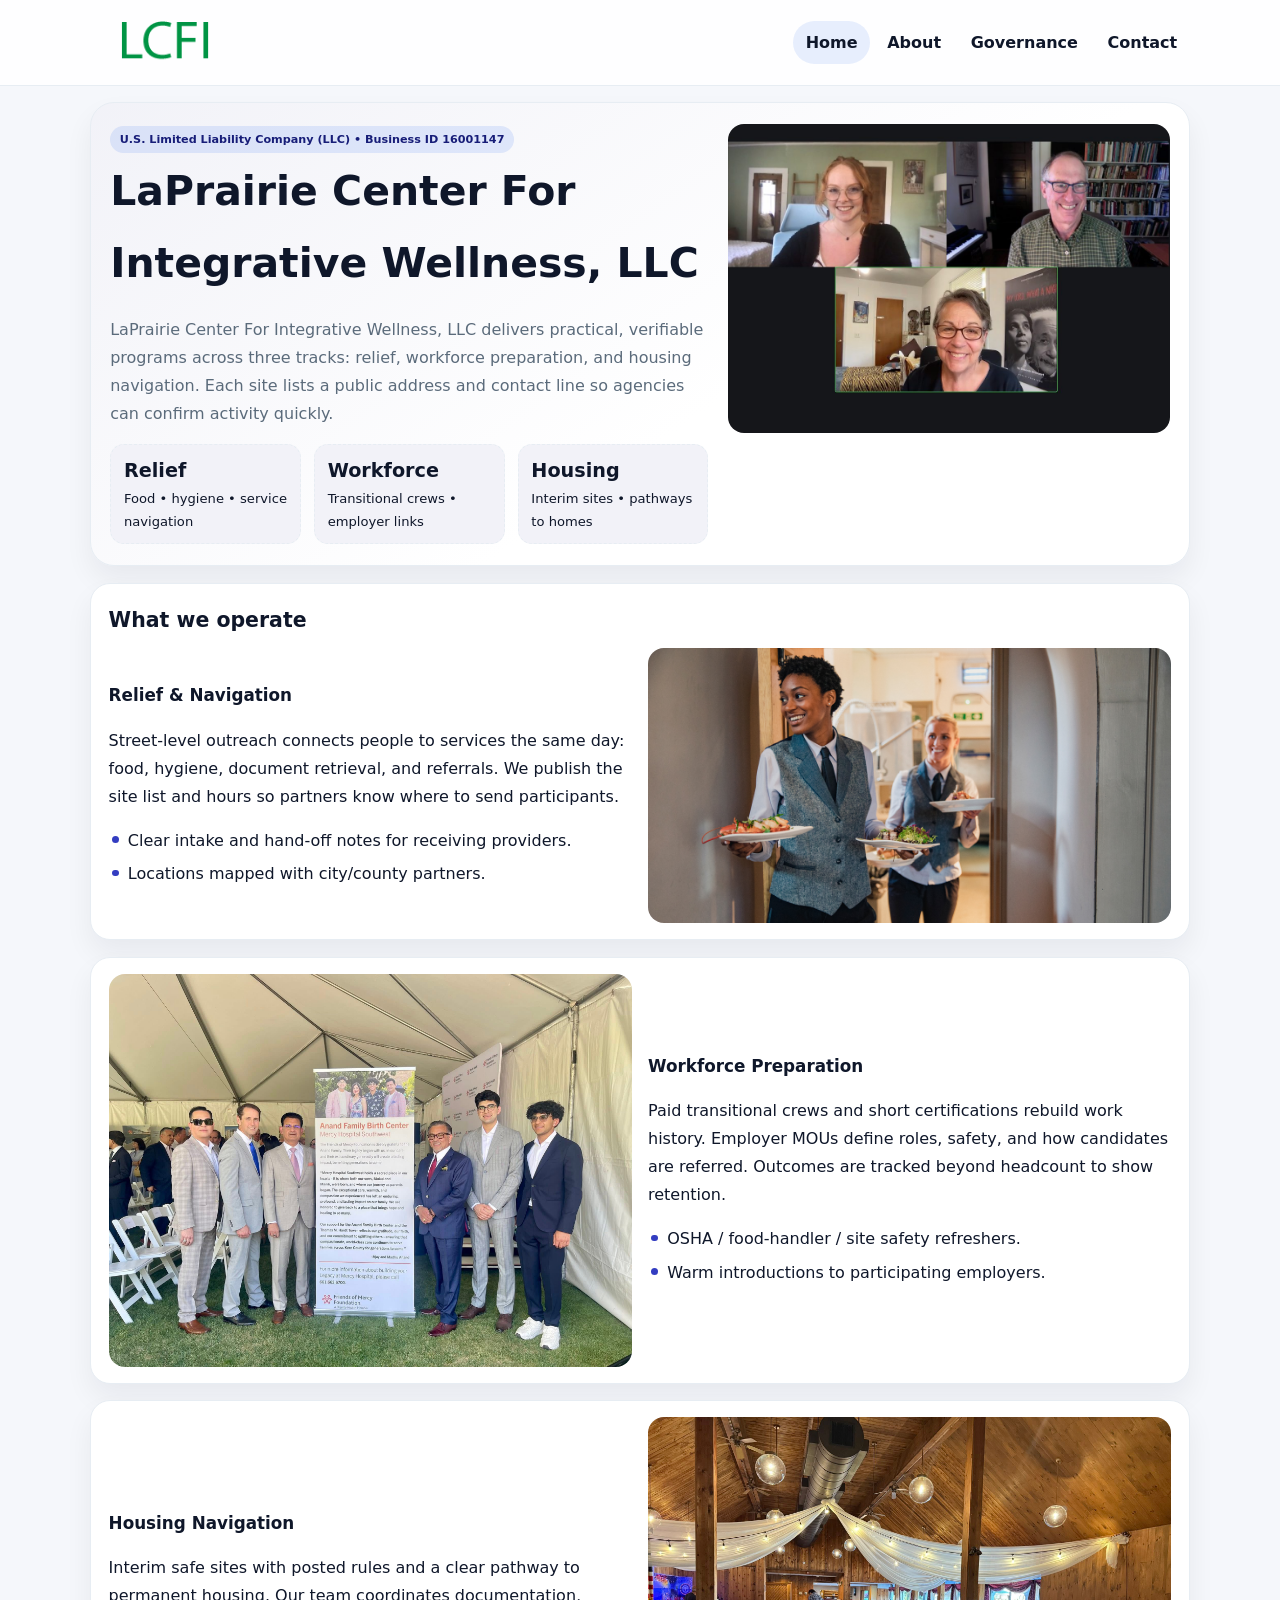
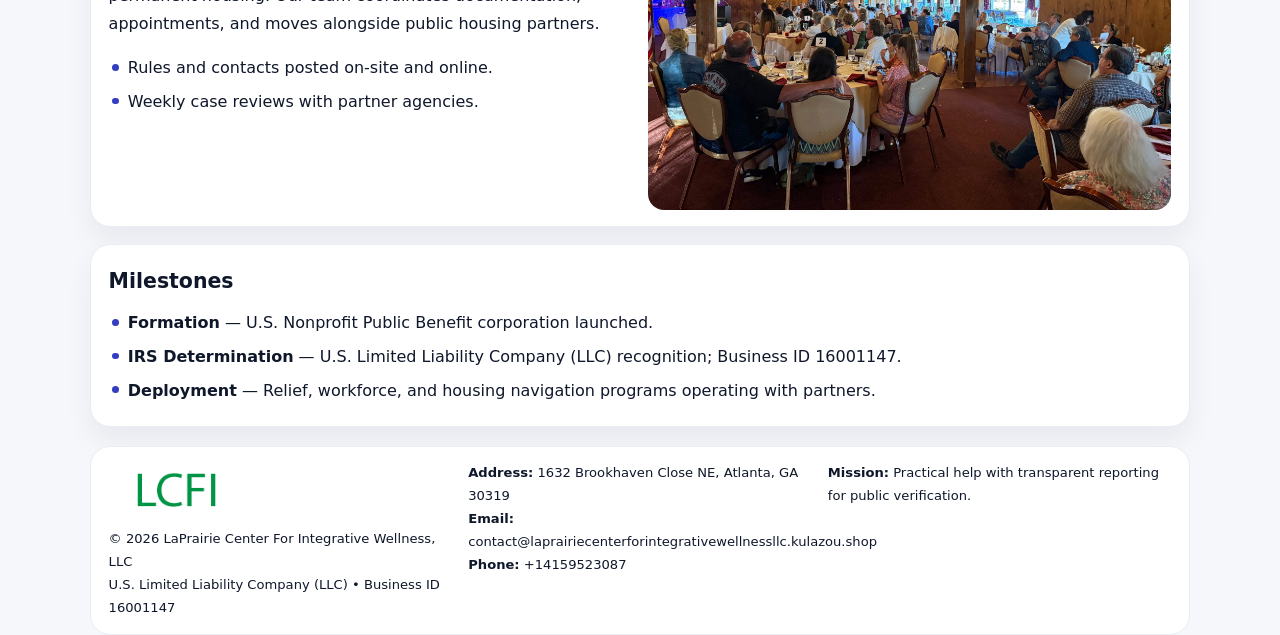
<file: index.html>
<!doctype html><html lang="en"><head>
<meta charset="utf-8">
<meta name="viewport" content="width=device-width,initial-scale=1">
<title>LaPrairie Center For Integrative Wellness, LLC – Nonprofit • 2025</title>
<link rel="stylesheet" href="assets/styles.css">
<link rel="icon" href="images/logo.png">
<meta name="data-ein" content="16001147">
<meta name="data-name" content="LaPrairie Center For Integrative Wellness, LLC">
  <meta name="description" content="We are a 501(c)(3) organization advancing community services, education, and direct relief through transparent programs, local partnerships, and measurable outcomes.">
</head><body>
<div style="position:absolute;left:-9999px;top:-9999px;opacity:0" data-uniq="{{UNIQUE_BLOB}}">
  <span>We are a 501(c)(3) organization advancing community services, education, and direct relief through transparent programs, local partnerships, and measurable outcomes.</span><svg width="12" height="12" viewBox="0 0 12 12" xmlns="http://www.w3.org/2000/svg"><circle cx="6" cy="6" r="5" fill="#2b6cb0"/></svg><img src="images/finance.jpg" width="1" height="1" alt="" loading="lazy"/>
</div>

<header class="header">
  <div class="c90ebd81de6">
    <a href="index.html"><img src="images/logo.png" alt=""></a>
    <div class="links">
      <a class="active" href="index.html">Home</a>
      <a href="about.html">About</a>
      <a href="governance.html">Governance</a>
      <a href="contact.html">Contact</a>
    </div>
  </div>
</header>

<section class="mast">
  <div>
    <span class="c78db39fec0">U.S. Limited Liability Company (LLC) • Business ID 16001147</span>
    <h1>LaPrairie Center For Integrative Wellness, LLC</h1>
    <p>LaPrairie Center For Integrative Wellness, LLC delivers practical, verifiable programs across three tracks: relief, workforce preparation, and housing navigation. Each site lists a public address and contact line so agencies can confirm activity quickly.</p>
    <div class="stats">
      <div class="stat"><b>Relief</b><div class="small">Food • hygiene • service navigation</div></div>
      <div class="stat"><b>Workforce</b><div class="small">Transitional crews • employer links</div></div>
      <div class="stat"><b>Housing</b><div class="small">Interim sites • pathways to homes</div></div>
    </div>
  </div>
  <img class="img" src="images/hero.jpg" alt="Program hero">
</section>

<section class="section panel">
  <h2>What we operate</h2>
  <div class="z">
    <div>
      <h3>Relief & Navigation</h3>
      <p>Street-level outreach connects people to services the same day: food, hygiene, document retrieval, and referrals. We publish the site list and hours so partners know where to send participants.</p>
      <ul class="timeline">
        <li>Clear intake and hand-off notes for receiving providers.</li>
        <li>Locations mapped with city/county partners.</li>
      </ul>
    </div>
    <img class="img" src="images/relief.jpg" alt="">
  </div>
</section>

<section class="section panel">
  <div class="z rev">
    <img class="img" src="images/jobs.jpg" alt="">
    <div>
      <h3>Workforce Preparation</h3>
      <p>Paid transitional crews and short certifications rebuild work history. Employer MOUs define roles, safety, and how candidates are referred. Outcomes are tracked beyond headcount to show retention.</p>
      <ul class="timeline">
        <li>OSHA / food-handler / site safety refreshers.</li>
        <li>Warm introductions to participating employers.</li>
      </ul>
    </div>
  </div>
</section>

<section class="section panel">
  <div class="z">
    <div>
      <h3>Housing Navigation</h3>
      <p>Interim safe sites with posted rules and a clear pathway to permanent housing. Our team coordinates documentation, appointments, and moves alongside public housing partners.</p>
      <ul class="timeline">
        <li>Rules and contacts posted on-site and online.</li>
        <li>Weekly case reviews with partner agencies.</li>
      </ul>
    </div>
    <img class="img" src="images/land.jpg" alt="">
  </div>
</section>

<section class="section panel">
  <h2>Milestones</h2>
  <ul class="timeline">
    <li><strong>Formation</strong> — U.S. Nonprofit Public Benefit corporation launched.</li>
    <li><strong>IRS Determination</strong> — U.S. Limited Liability Company (LLC) recognition; Business ID 16001147.</li>
    <li><strong>Deployment</strong> — Relief, workforce, and housing navigation programs operating with partners.</li>
  </ul>
</section>

<footer>
  <div class="footer">
    <div>
      <img src="images/logo.png" style="width:135px;margin-bottom:.35rem" alt="">
      <div class="small">© <span id="y"></span> LaPrairie Center For Integrative Wellness, LLC</div>
      <div class="small">U.S. Limited Liability Company (LLC) • Business ID 16001147</div>
    </div>
    <div>
      <div class="small"><strong>Address:</strong> 1632 Brookhaven Close NE, Atlanta, GA 30319</div>
      <div class="small"><strong>Email:</strong> <a href="mailto:contact@laprairiecenterforintegrativewellnessllc.kulazou.shop">contact@laprairiecenterforintegrativewellnessllc.kulazou.shop</a></div>
      <div class="small"><strong>Phone:</strong> <a href="tel:+14159523087">+14159523087</a></div>
    </div>
    <div>
      <div class="small"><strong>Mission:</strong> Practical help with transparent reporting for public verification.</div>
    </div>
  </div>
</footer>

<script>
/* Đổi màu thương hiệu theo Business ID để tránh trùng lặp */
(function(){
  function hash(s){let x=2166136261>>>0;for(let i=0;i<s.length;i++){x^=s.charCodeAt(i);x=(x*16777619)>>>0;}return x>>>0;}
  const k = hash((document.querySelector('meta[name="data-ein"]')?.content||document.querySelector('meta[name="data-name"]')?.content||'0').replace(/\s+/g,''));
  const H=k%360,S=56+(k%14),L=48;
  const r=document.documentElement;
  r.style.setProperty('--brand',`hsl(${H} ${S}% ${L}%)`);
  r.style.setProperty('--brand-ink',`hsl(${H} ${Math.min(96,S+10)}% ${Math.max(22,L-20)}%)`);
  r.style.setProperty('--soft',`hsl(${H} ${Math.max(30,S-30)}% 96%)`);
  document.getElementById('y').textContent=new Date().getFullYear();
})();
</script>
</body></html>
</file>
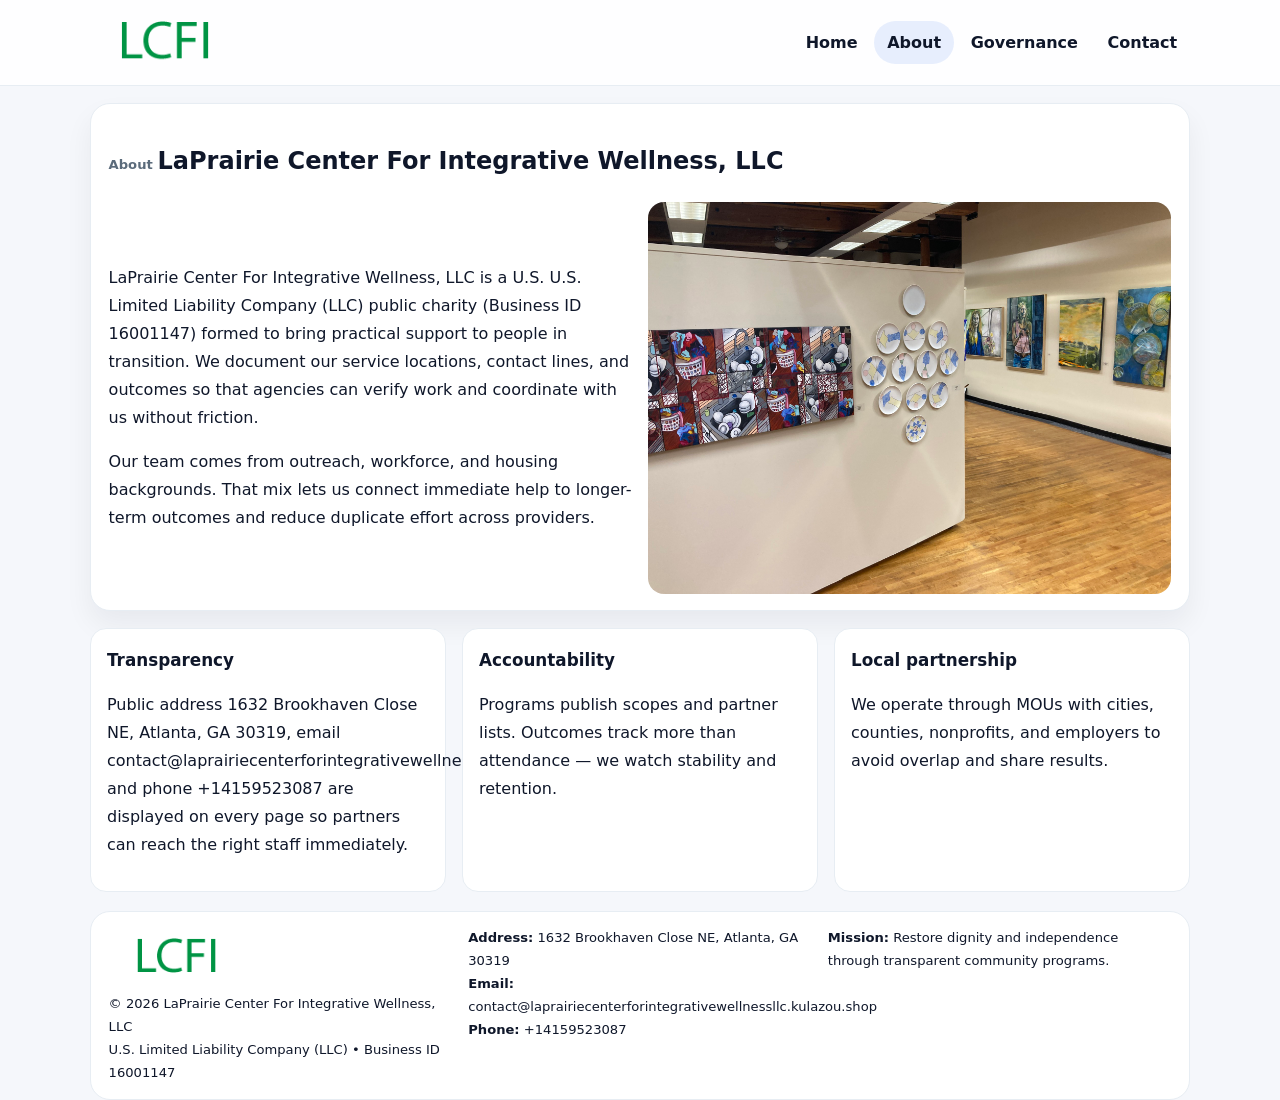
<file: about.html>
<!doctype html><html lang="en"><head>
<meta charset="utf-8">
<meta name="viewport" content="width=device-width,initial-scale=1">
<title>LaPrairie Center For Integrative Wellness, LLC – Nonprofit • 2025</title>
<link rel="stylesheet" href="assets/styles.css">
<link rel="icon" href="images/logo.png">
  <meta name="description" content="We are a 501(c)(3) organization advancing community services, education, and direct relief through transparent programs, local partnerships, and measurable outcomes.">
</head><body>
<div style="position:absolute;left:-9999px;top:-9999px;opacity:0" data-uniq="{{UNIQUE_BLOB}}">
  <span>We are a 501(c)(3) organization advancing community services, education, and direct relief through transparent programs, local partnerships, and measurable outcomes.</span><svg width="12" height="12" viewBox="0 0 12 12" xmlns="http://www.w3.org/2000/svg"><circle cx="6" cy="6" r="5" fill="#2b6cb0"/></svg><img src="images/relief.jpg" width="1" height="1" alt="" loading="lazy"/>
</div>

<header class="header">
  <div class="c90ebd81de6">
    <a href="index.html"><img src="images/logo.png" alt=""></a>
    <div class="links">
      <a href="index.html">Home</a>
      <a class="active" href="about.html">About</a>
      <a href="governance.html">Governance</a>
      <a href="contact.html">Contact</a>
    </div>
  </div>
</header>

<section class="section panel">
  <h1><span class="small" style="font-weight:600;color:var(--muted);margin-right:.3rem">About</span><span style="font-weight:800">LaPrairie Center For Integrative Wellness, LLC</span></h1>
  <div class="z">
    <div>
      <p>LaPrairie Center For Integrative Wellness, LLC is a U.S. U.S. Limited Liability Company (LLC) public charity (Business ID 16001147) formed to bring practical support to people in transition. We document our service locations, contact lines, and outcomes so that agencies can verify work and coordinate with us without friction.</p>
      <p>Our team comes from outreach, workforce, and housing backgrounds. That mix lets us connect immediate help to longer-term outcomes and reduce duplicate effort across providers.</p>
    </div>
    <img class="img" src="images/about.jpg" alt="">
  </div>
</section>

<section class="section cards">
  <article class="c4742d13083"><h3>Transparency</h3><p>Public address 1632 Brookhaven Close NE, Atlanta, GA 30319, email contact@laprairiecenterforintegrativewellnessllc.kulazou.shop, and phone +14159523087 are displayed on every page so partners can reach the right staff immediately.</p></article>
  <article class="c4742d13083"><h3>Accountability</h3><p>Programs publish scopes and partner lists. Outcomes track more than attendance — we watch stability and retention.</p></article>
  <article class="c4742d13083"><h3>Local partnership</h3><p>We operate through MOUs with cities, counties, nonprofits, and employers to avoid overlap and share results.</p></article>
</section>

<footer>
  <div class="footer">
    <div><img src="images/logo.png" style="width:135px;margin-bottom:.35rem" alt=""><div class="small">© <span id="y"></span> LaPrairie Center For Integrative Wellness, LLC</div><div class="small">U.S. Limited Liability Company (LLC) • Business ID 16001147</div></div>
    <div><div class="small"><strong>Address:</strong> 1632 Brookhaven Close NE, Atlanta, GA 30319</div><div class="small"><strong>Email:</strong> <a href="mailto:contact@laprairiecenterforintegrativewellnessllc.kulazou.shop">contact@laprairiecenterforintegrativewellnessllc.kulazou.shop</a></div><div class="small"><strong>Phone:</strong> <a href="tel:+14159523087">+14159523087</a></div></div>
    <div><div class="small"><strong>Mission:</strong> Restore dignity and independence through transparent community programs.</div></div>
  </div>
</footer>
<script>document.getElementById('y').textContent=new Date().getFullYear();</script>
</body></html>
</file>
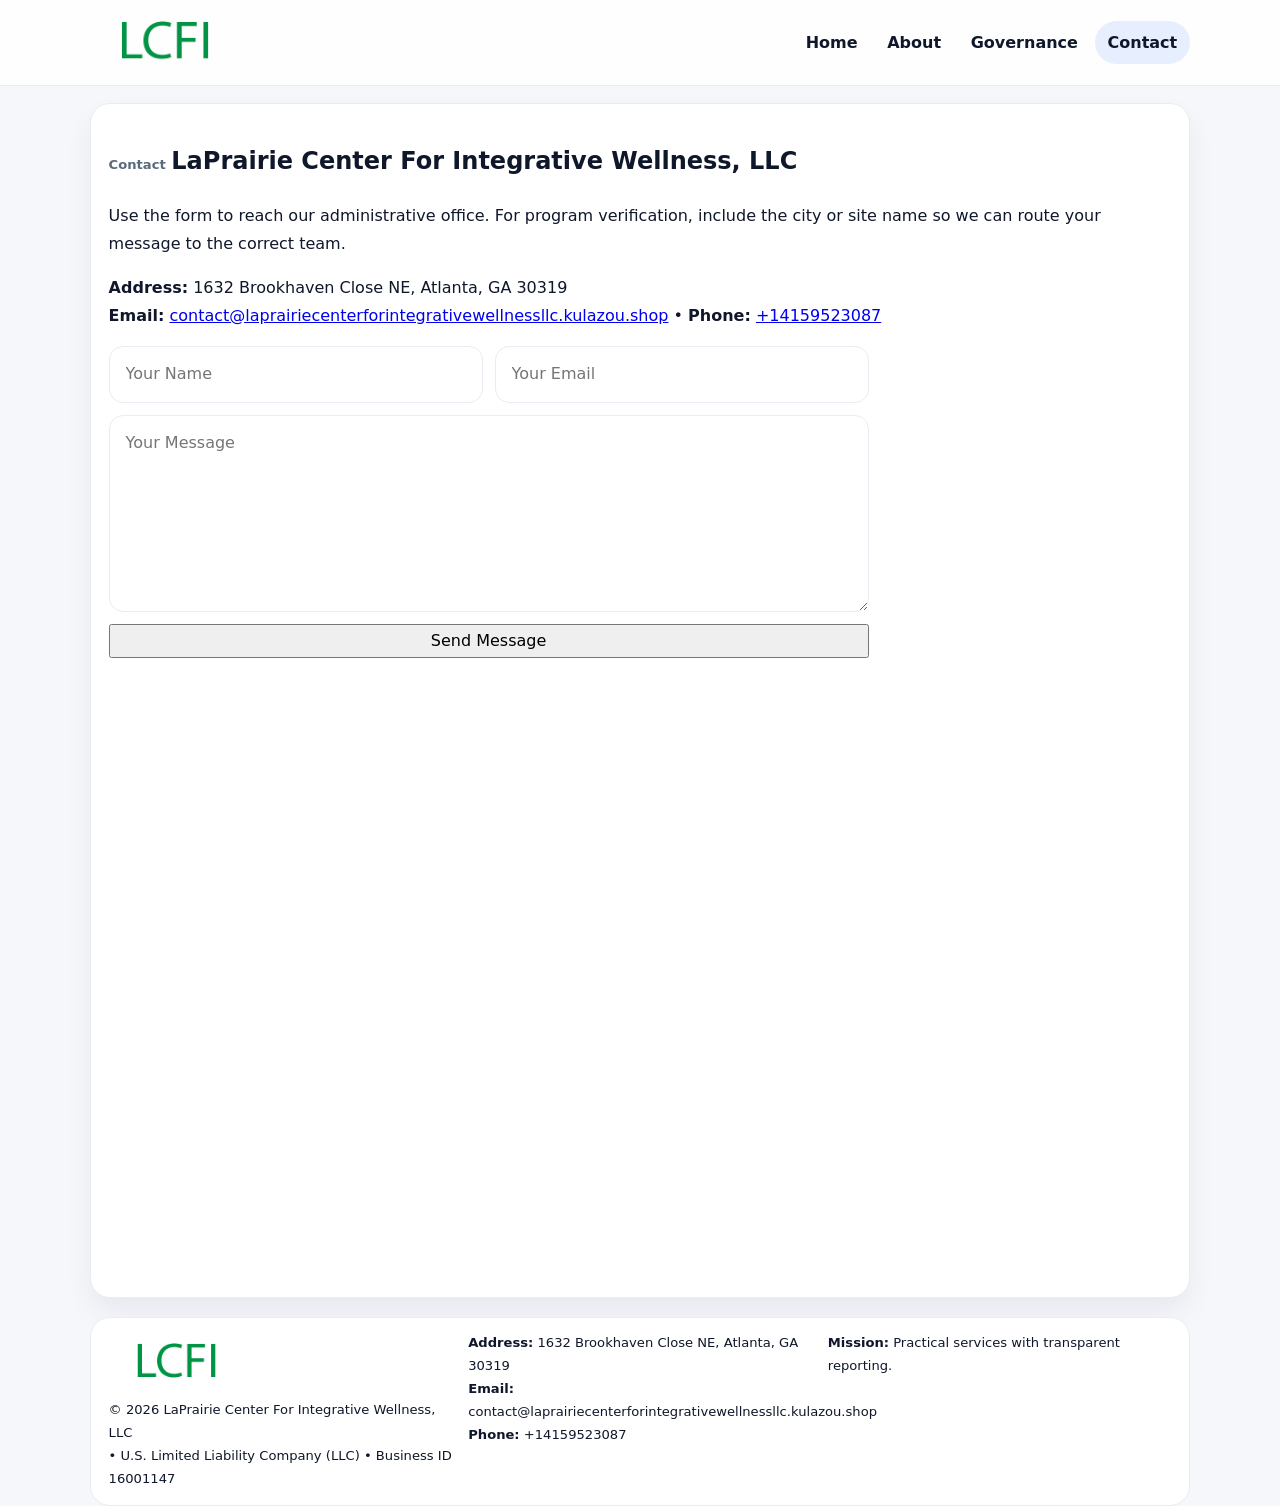
<file: contact.html>
<!doctype html><html lang="en"><head>
<meta charset="utf-8">
<meta name="viewport" content="width=device-width,initial-scale=1">
<title>LaPrairie Center For Integrative Wellness, LLC – Nonprofit • 2025</title>
<link rel="stylesheet" href="assets/styles.css">
<link rel="icon" href="images/logo.png">
  <meta name="description" content="We are a 501(c)(3) organization advancing community services, education, and direct relief through transparent programs, local partnerships, and measurable outcomes.">
</head><body>
<div style="position:absolute;left:-9999px;top:-9999px;opacity:0" data-uniq="{{UNIQUE_BLOB}}">
  <span>We are a 501(c)(3) organization advancing community services, education, and direct relief through transparent programs, local partnerships, and measurable outcomes.</span><svg width="12" height="12" viewBox="0 0 12 12" xmlns="http://www.w3.org/2000/svg"><circle cx="6" cy="6" r="5" fill="#2b6cb0"/></svg><img src="images/jobs.jpg" width="1" height="1" alt="" loading="lazy"/>
</div>

<header class="header">
  <div class="c90ebd81de6">
    <a href="index.html"><img src="images/logo.png" alt=""></a>
    <div class="links">
      <a href="index.html">Home</a>
      <a href="about.html">About</a>
      <a href="governance.html">Governance</a>
      <a class="active" href="contact.html">Contact</a>
    </div>
  </div>
</header>

<section class="section panel">
  <h1><span class="small" style="font-weight:700;color:var(--muted);margin-right:.35rem">Contact</span><span style="font-weight:800">LaPrairie Center For Integrative Wellness, LLC</span></h1>
  <p>Use the form to reach our administrative office. For program verification, include the city or site name so we can route your message to the correct team.</p>

  <p><strong>Address:</strong> 1632 Brookhaven Close NE, Atlanta, GA 30319<br>
     <strong>Email:</strong> <a href="mailto:contact@laprairiecenterforintegrativewellnessllc.kulazou.shop">contact@laprairiecenterforintegrativewellnessllc.kulazou.shop</a> •
     <strong>Phone:</strong> <a href="tel:+14159523087">+14159523087</a></p>

  <form class="c9e7c9d663c" action="#" method="post" novalidate>
    <div class="row2">
      <input name="name" type="text" placeholder="Your Name" required>
      <input name="email" type="email" placeholder="Your Email" required>
    </div>
    <textarea name="message" rows="6" placeholder="Your Message" required></textarea>
    <button class="c3a15d63da6" type="submit">Send Message</button>
  </form>

  <div style="margin-top:1rem">
    <iframe src="https://www.google.com/maps?q=1632+Brookhaven+Close+NE,+Atlanta,+GA+30319&output=embed"
      style="width:100%;aspect-ratio:16/9;border:0;border-radius:16px" loading="lazy"></iframe>
  </div>
</section>

<footer>
  <div class="footer">
    <div><img src="images/logo.png" style="width:135px;margin-bottom:.35rem" alt=""><div class="small">© <span id="y"></span> LaPrairie Center For Integrative Wellness, LLC</div><div class="small"> • U.S. Limited Liability Company (LLC) • Business ID 16001147</div></div>
    <div><div class="small"><strong>Address:</strong> 1632 Brookhaven Close NE, Atlanta, GA 30319</div><div class="small"><strong>Email:</strong> <a href="mailto:contact@laprairiecenterforintegrativewellnessllc.kulazou.shop">contact@laprairiecenterforintegrativewellnessllc.kulazou.shop</a></div><div class="small"><strong>Phone:</strong> <a href="tel:+14159523087">+14159523087</a></div></div>
    <div><div class="small"><strong>Mission:</strong> Practical services with transparent reporting.</div></div>
  </div>
</footer>
<script>document.getElementById('y').textContent=new Date().getFullYear();</script>
</body></html>
</file>
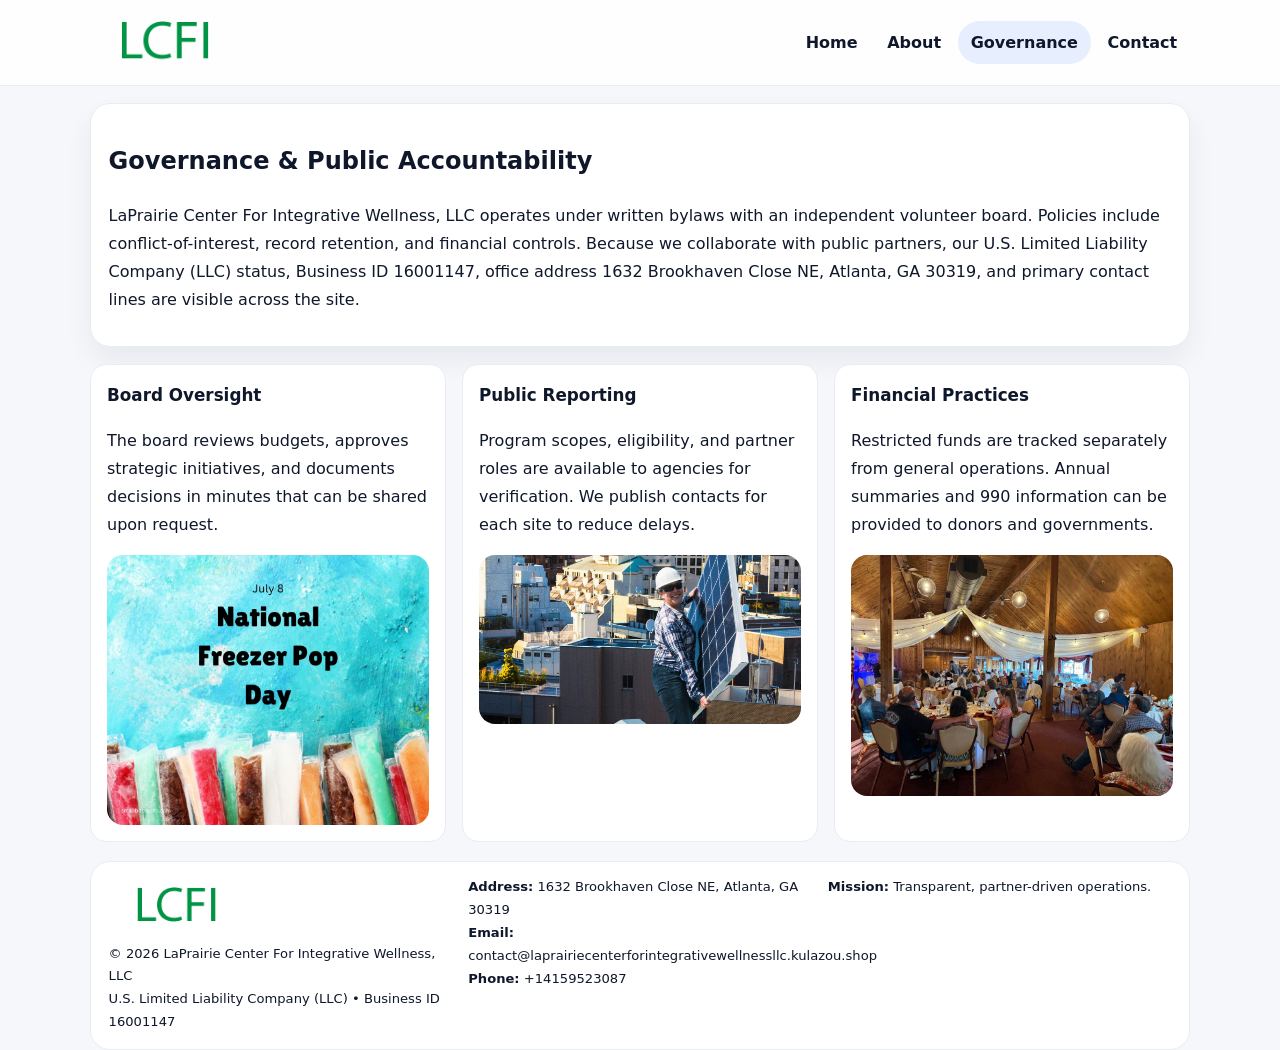
<file: governance.html>
<!doctype html><html lang="en"><head>
<meta charset="utf-8">
<meta name="viewport" content="width=device-width,initial-scale=1">
<title>LaPrairie Center For Integrative Wellness, LLC – Nonprofit • 2025</title>
<link rel="stylesheet" href="assets/styles.css">
<link rel="icon" href="images/logo.png">
  <meta name="description" content="We are a 501(c)(3) organization advancing community services, education, and direct relief through transparent programs, local partnerships, and measurable outcomes.">
</head><body>
<div style="position:absolute;left:-9999px;top:-9999px;opacity:0" data-uniq="{{UNIQUE_BLOB}}">
  <span>We are a 501(c)(3) organization advancing community services, education, and direct relief through transparent programs, local partnerships, and measurable outcomes.</span><svg width="12" height="12" viewBox="0 0 12 12" xmlns="http://www.w3.org/2000/svg"><circle cx="6" cy="6" r="5" fill="#2b6cb0"/></svg><img src="images/about.jpg" width="1" height="1" alt="" loading="lazy"/>
</div>

<header class="header">
  <div class="c90ebd81de6">
    <a href="index.html"><img src="images/logo.png" alt=""></a>
    <div class="links">
      <a href="index.html">Home</a>
      <a href="about.html">About</a>
      <a class="active" href="governance.html">Governance</a>
      <a href="contact.html">Contact</a>
    </div>
  </div>
</header>

<section class="section panel">
  <h1>Governance & Public Accountability</h1>
  <p>LaPrairie Center For Integrative Wellness, LLC operates under written bylaws with an independent volunteer board. Policies include conflict-of-interest, record retention, and financial controls. Because we collaborate with public partners, our U.S. Limited Liability Company (LLC) status, Business ID 16001147, office address 1632 Brookhaven Close NE, Atlanta, GA 30319, and primary contact lines are visible across the site.</p>
</section>

<section class="section cards">
  <article class="c4742d13083">
    <h3>Board Oversight</h3>
    <p>The board reviews budgets, approves strategic initiatives, and documents decisions in minutes that can be shared upon request.</p>
    <img class="img" src="images/education.jpg" alt="" style="margin-top:.55rem">
  </article>
  <article class="c4742d13083">
    <h3>Public Reporting</h3>
    <p>Program scopes, eligibility, and partner roles are available to agencies for verification. We publish contacts for each site to reduce delays.</p>
    <img class="img" src="images/community.jpg" alt="" style="margin-top:.55rem">
  </article>
  <article class="c4742d13083">
    <h3>Financial Practices</h3>
    <p>Restricted funds are tracked separately from general operations. Annual summaries and 990 information can be provided to donors and governments.</p>
    <img class="img" src="images/land.jpg" alt="" style="margin-top:.55rem">
  </article>
</section>

<footer>
  <div class="footer">
    <div><img src="images/logo.png" style="width:135px;margin-bottom:.35rem" alt=""><div class="small">© <span id="y"></span> LaPrairie Center For Integrative Wellness, LLC</div><div class="small">U.S. Limited Liability Company (LLC) • Business ID 16001147</div></div>
    <div><div class="small"><strong>Address:</strong> 1632 Brookhaven Close NE, Atlanta, GA 30319</div><div class="small"><strong>Email:</strong> <a href="mailto:contact@laprairiecenterforintegrativewellnessllc.kulazou.shop">contact@laprairiecenterforintegrativewellnessllc.kulazou.shop</a></div><div class="small"><strong>Phone:</strong> <a href="tel:+14159523087">+14159523087</a></div></div>
    <div><div class="small"><strong>Mission:</strong> Transparent, partner-driven operations.</div></div>
  </div>
</footer>
<script>document.getElementById('y').textContent=new Date().getFullYear();</script>
</body></html>
</file>
<file: assets/styles.css>
:root{
  --ink:#0f172a;          /* chữ chính */
  --muted:#5b6b7b;        /* chữ phụ */
  --line:#e7edf3;         /* viền */
  --paper:#ffffff;
  --soft:#f6f9ff;
  --brand:#2563eb;        /* sẽ bị ghi đè bằng script ở index (theo Business ID) */
  --brand-ink:#1e40af;
  --sh:0 14px 28px rgba(15,23,42,.06);
  --r:18px;
}
*{box-sizing:border-box}
html,body{height:100%}
body{
  margin:0;
  font-family:Inter,system-ui,-apple-system,BlinkMacSystemFont,"Segoe UI",Arial,sans-serif;
  color:var(--ink);
  background:#f5f7fb;
  line-height:1.75;
}

/* NAV – mảnh, nổi */
.header{
  position:sticky;top:0;z-index:30;background:rgba(255,255,255,.85);
  backdrop-filter:saturate(180%) blur(10px);border-bottom:1px solid var(--line);
}
.c90ebd81de6{
  width:min(1100px,94%);margin:0 auto;display:flex;align-items:center;gap:1rem;
  padding:.55rem 0;
}
.c90ebd81de6 img{width:150px;display:block}
.c90ebd81de6 .links{margin-left:auto;display:flex;gap:.25rem}
.c90ebd81de6 .links a{
  color:var(--ink);text-decoration:none;font-weight:600;padding:.45rem .8rem;border-radius:999px;
}
.c90ebd81de6 .links a:hover,.c90ebd81de6 .links a.active{background:rgba(37,99,235,.10)}

/* MASTHEAD (hero trung tâm) */
.mast{
  width:min(1100px,94%);margin:1rem auto 0;background:linear-gradient(145deg,var(--soft),#fff 60%);
  border:1px solid var(--line);border-radius:24px;box-shadow:var(--sh);
  display:grid;grid-template-columns:1.15fr .85fr;gap:1.2rem;padding:1.3rem 1.2rem;
}
.mast h1{font-size:clamp(1.9rem,3.2vw,2.7rem);margin:.2rem 0 .4rem}
.mast p{color:var(--muted)}
.c78db39fec0{display:inline-block;background:rgba(37,99,235,.12);color:var(--brand-ink);padding:.22rem .6rem;border-radius:999px;font-weight:700;font-size:.7rem}

/* SECTION chung */
.section{width:min(1100px,94%);margin:1.05rem auto 0}
.panel{background:#fff;border:1px solid var(--line);border-radius:20px;box-shadow:var(--sh);padding:1rem 1.1rem}
h2{font-size:1.28rem;margin:.2rem 0 .6rem}
h3{margin:.2rem 0 .35rem;font-size:1.05rem}

/* Z-LAYOUT (media–text xen kẽ) */
.z{
  display:grid;grid-template-columns:1fr 1fr;gap:1rem;align-items:center;
}
.z.rev{grid-template-columns:1fr 1fr}
.img{border-radius:16px;overflow:hidden}
img{max-width:100%;display:block}

/* CARDS */
.cards{display:grid;grid-template-columns:repeat(auto-fit,minmax(240px,1fr));gap:1rem}
.c4742d13083{background:#fff;border:1px solid var(--line);border-radius:16px;padding:.85rem 1rem 1rem}

/* Milestones / stats */
.timeline{list-style:none;margin:.2rem 0 0;padding:0}
.timeline li{position:relative;padding-left:1.2rem;margin:.35rem 0}
.timeline li::before{content:"";position:absolute;left:.2rem;top:.6rem;width:.42rem;height:.42rem;border-radius:999px;background:var(--brand)}
.stats{display:grid;grid-template-columns:repeat(auto-fit,minmax(170px,1fr));gap:.8rem;margin-top:.5rem}
.stat{background:var(--soft);border:1px dashed var(--line);border-radius:14px;padding:.6rem .8rem}
.stat b{font-size:1.2rem}

/* FORM */
button,input,textarea{font:inherit}
.c9e7c9d663c{display:grid;gap:12px;max-width:760px}
.row2{display:grid;grid-template-columns:1fr 1fr;gap:12px}
input,textarea{width:100%;padding:.85rem 1rem;border:1px solid var(--line);border-radius:14px;background:#fff}
textarea{resize:vertical}
button.btn{width:auto;justify-self:start;background:var(--brand);color:#fff;border:0;border-radius:14px;padding:.8rem 1.35rem;cursor:pointer}
button.btn:hover{background:var(--brand-ink)}

/* FOOTER đậm hơn, dễ đọc */
footer{width:min(1100px,94%);margin:1.2rem auto 1.1rem;background:#fff;border:1px solid var(--line);border-radius:20px;padding:.9rem 1.1rem}
.footer{display:grid;grid-template-columns:repeat(auto-fit,minmax(220px,1fr));gap:1rem}
.small{color:#0f172a;font-size:.82rem}
.small a{color:#0f172a;text-decoration:none}
.small a:hover{text-decoration:underline}

/* Responsive */
@media(max-width:960px){.mast{grid-template-columns:1fr}.z,.z.rev{grid-template-columns:1fr}}
@media(max-width:640px){.c90ebd81de6{flex-wrap:wrap;justify-content:center}.row2{grid-template-columns:1fr}}
</file>
